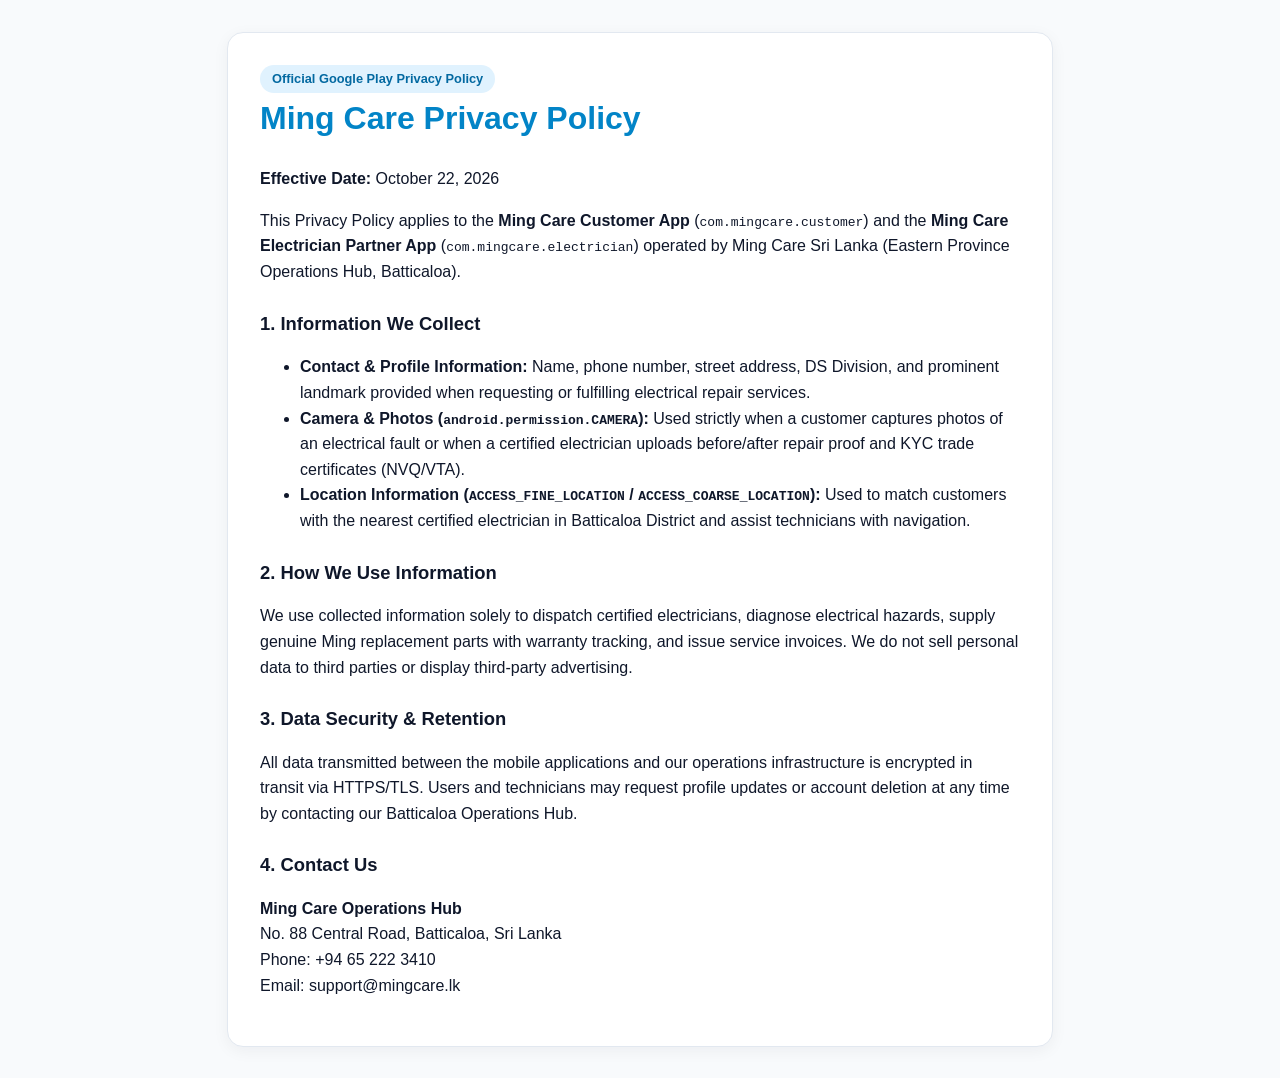
<file: privacy-policy.html>
<!doctype html>
<html lang="en">
  <head>
    <meta charset="UTF-8" />
    <meta name="viewport" content="width=device-width, initial-scale=1.0" />
    <title>Ming Care – Privacy Policy & Data Safety (Customer & Electrician Apps)</title>
    <style>
      body {
        font-family: -apple-system, BlinkMacSystemFont, "Segoe UI", Roboto, sans-serif;
        background: #f8fafc;
        color: #0f172a;
        line-height: 1.6;
        margin: 0;
        padding: 2rem 1rem;
      }
      .card {
        max-width: 760px;
        margin: 0 auto;
        background: #ffffff;
        border: 1px solid #e2e8f0;
        border-radius: 16px;
        padding: 2rem;
        box-shadow: 0 4px 16px rgba(15, 23, 42, 0.05);
      }
      h1 { color: #0284c7; margin-top: 0; }
      h2 { color: #0f172a; margin-top: 1.5rem; font-size: 1.15rem; }
      .badge {
        display: inline-block;
        background: #e0f2fe;
        color: #0369a1;
        padding: 0.25rem 0.75rem;
        border-radius: 999px;
        font-size: 0.8rem;
        font-weight: 600;
      }
    </style>
  </head>
  <body>
    <main class="card">
      <span class="badge">Official Google Play Privacy Policy</span>
      <h1>Ming Care Privacy Policy</h1>
      <p><strong>Effective Date:</strong> October 22, 2026</p>
      <p>
        This Privacy Policy applies to the <strong>Ming Care Customer App</strong> (<code>com.mingcare.customer</code>)
        and the <strong>Ming Care Electrician Partner App</strong> (<code>com.mingcare.electrician</code>) operated by
        Ming Care Sri Lanka (Eastern Province Operations Hub, Batticaloa).
      </p>

      <h2>1. Information We Collect</h2>
      <ul>
        <li><strong>Contact & Profile Information:</strong> Name, phone number, street address, DS Division, and prominent landmark provided when requesting or fulfilling electrical repair services.</li>
        <li><strong>Camera & Photos (<code>android.permission.CAMERA</code>):</strong> Used strictly when a customer captures photos of an electrical fault or when a certified electrician uploads before/after repair proof and KYC trade certificates (NVQ/VTA).</li>
        <li><strong>Location Information (<code>ACCESS_FINE_LOCATION</code> / <code>ACCESS_COARSE_LOCATION</code>):</strong> Used to match customers with the nearest certified electrician in Batticaloa District and assist technicians with navigation.</li>
      </ul>

      <h2>2. How We Use Information</h2>
      <p>
        We use collected information solely to dispatch certified electricians, diagnose electrical hazards, supply genuine Ming replacement parts with warranty tracking, and issue service invoices. We do not sell personal data to third parties or display third-party advertising.
      </p>

      <h2>3. Data Security & Retention</h2>
      <p>
        All data transmitted between the mobile applications and our operations infrastructure is encrypted in transit via HTTPS/TLS. Users and technicians may request profile updates or account deletion at any time by contacting our Batticaloa Operations Hub.
      </p>

      <h2>4. Contact Us</h2>
      <p>
        <strong>Ming Care Operations Hub</strong><br />
        No. 88 Central Road, Batticaloa, Sri Lanka<br />
        Phone: +94 65 222 3410<br />
        Email: support@mingcare.lk
      </p>
    </main>
  </body>
</html>
</file>
